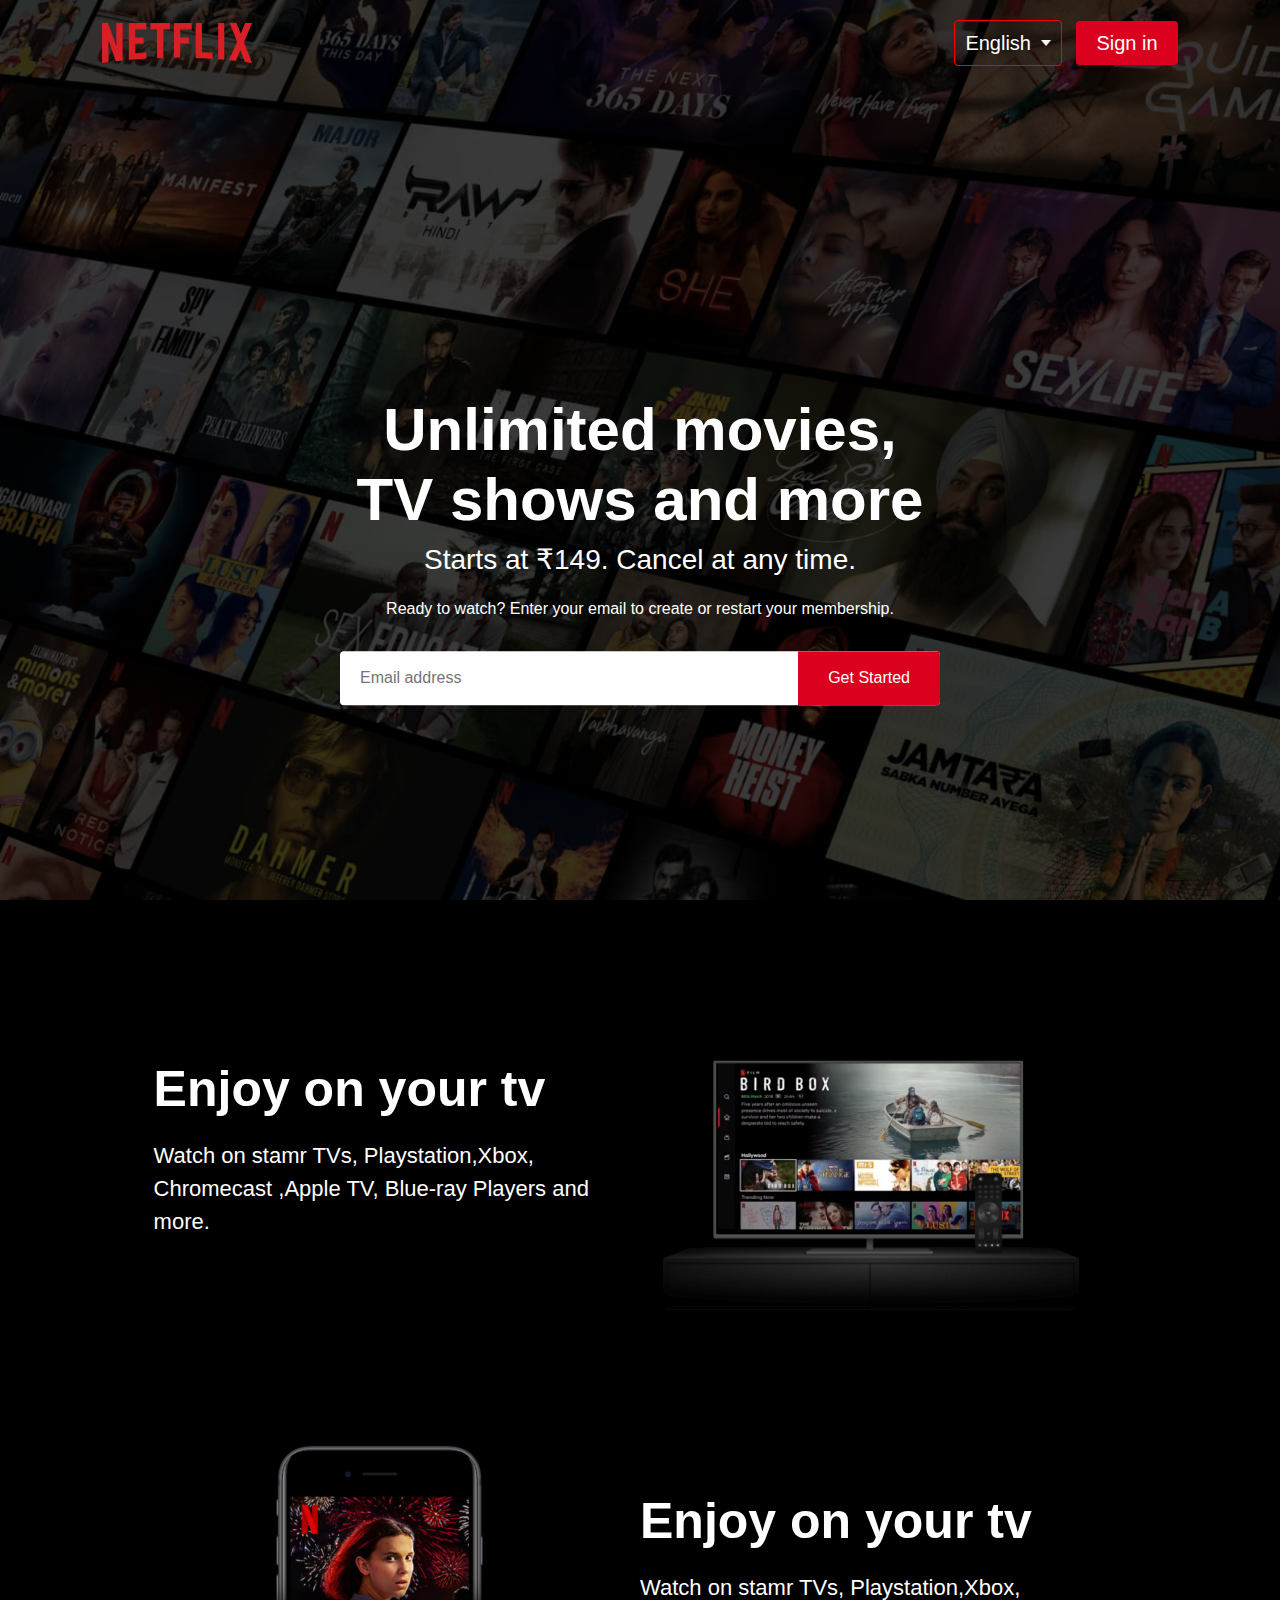
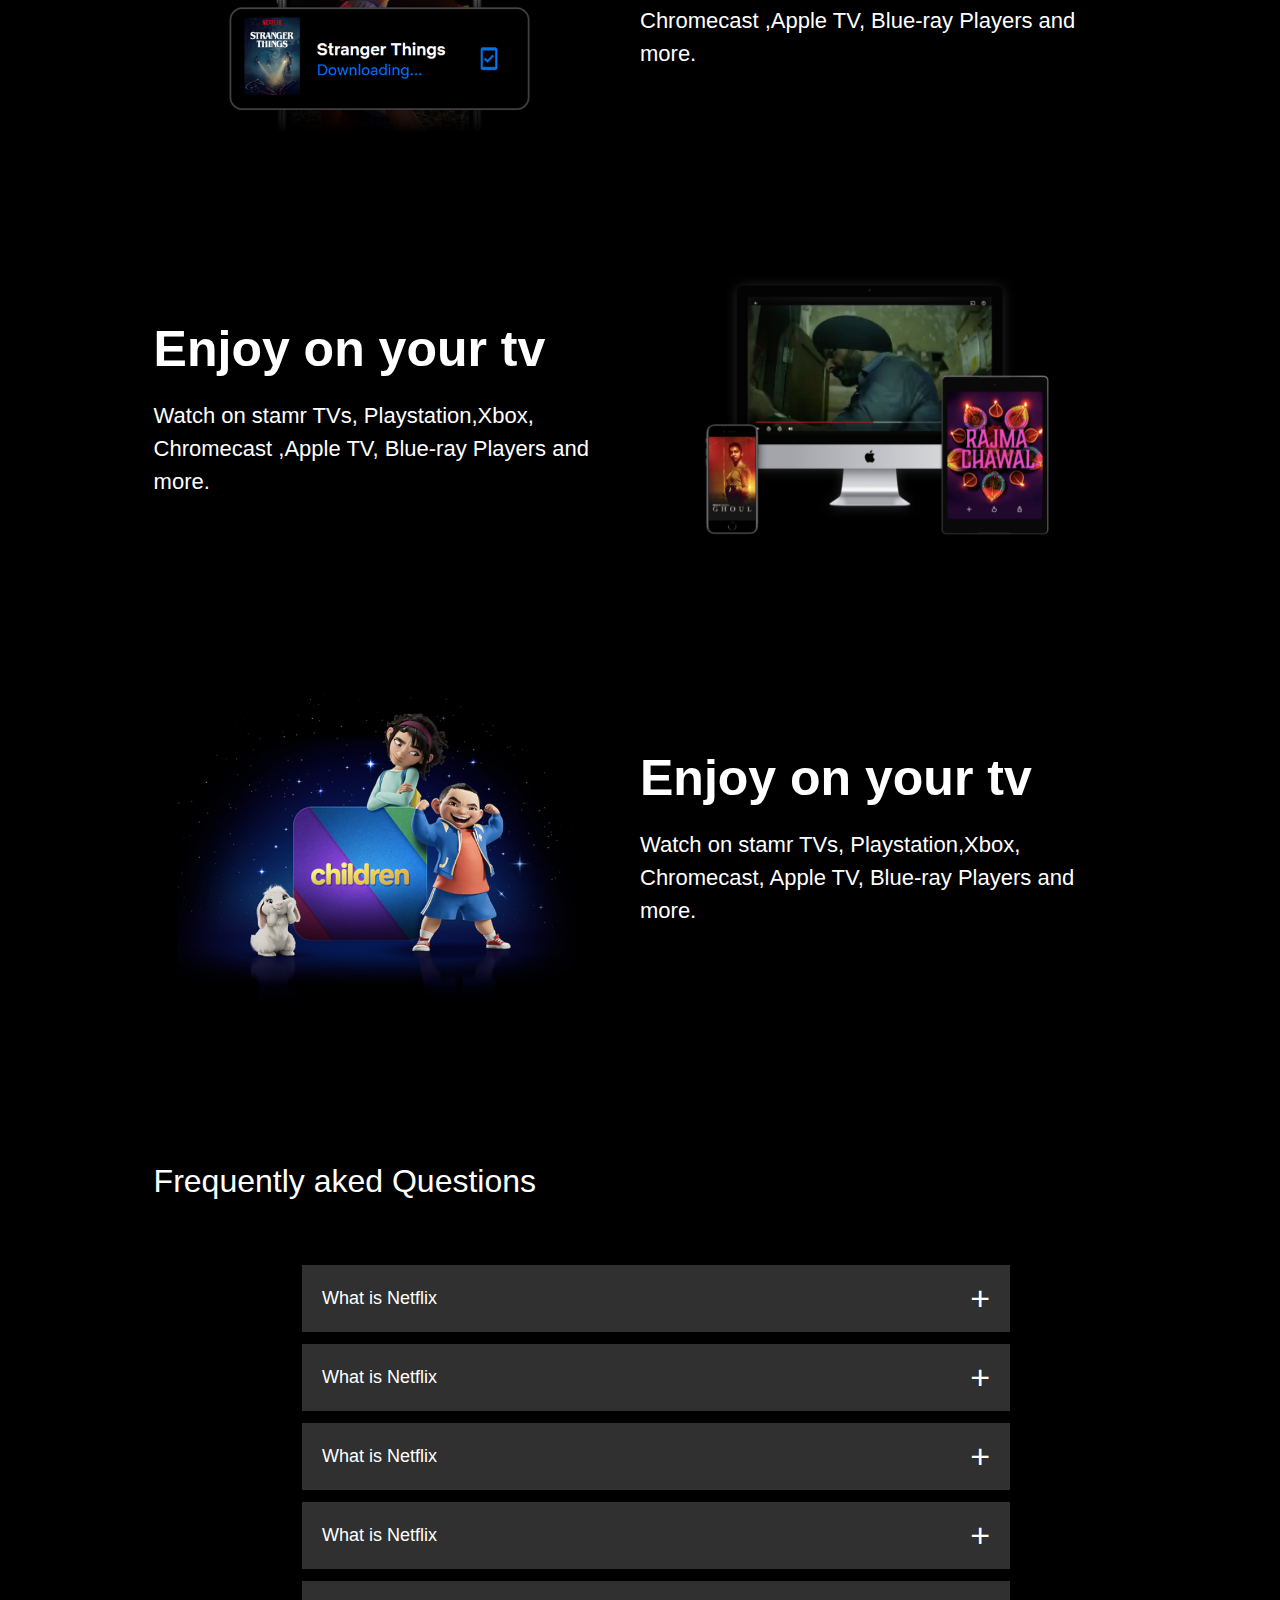
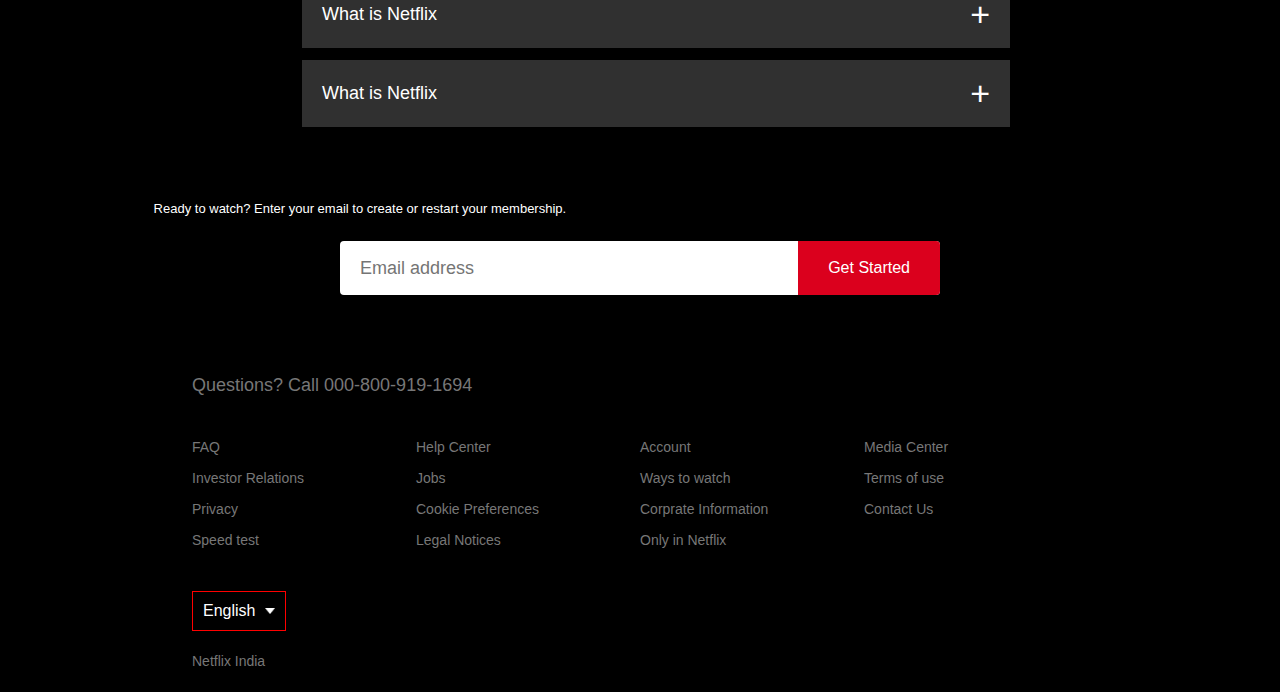
<file: index.html>
<!DOCTYPE html>
<html lang="en">
<head>
    <meta charset="UTF-8">
    <meta name="viewport" content="width=device-width, initial-scale=1.0">
    <title>Netflix</title>
    <link rel="stylesheet" href="style.css">
    <link rel="stylesheet" href="css/bootstrap.css" >
</head>
<body>

    <!--logo language signin area -->
<div class="header">
    <nav><img class="logo" src="images/logo.png">
        <div>
            <button class="language-btn">English<img src="images/down-icon.png"></button>
            <button>Sign in</button>
        </div>
        
    </nav>

    <!--center text and email -->
    <div class="header-content">
        <h1>Unlimited movies, TV shows and more</h1>
        <h3>Starts at ₹149. Cancel at any time.</h3>
        <p>Ready to watch? Enter your email to create or restart your membership.</p>
        <form class="email-signup">
            <input type="text" placeholder="Email address" required>
            <button type="submit">Get Started</button>
        </form>
    </div>
</div>
<!--center text and email end -->


<!--image block starts -->
<div class="features" style="background-color: black;">
    <!--Rows1-->
    <div class="row">
        <div class="text-col"> 
            <h2>Enjoy on your tv</h2>
            <p>Watch on stamr TVs, Playstation,Xbox, Chromecast ,Apple TV, Blue-ray Players and more.</p>
            
        </div>
        <div class="img-col">
            <img src="images/feature-1.png">
        </div>
    </div>
    <!--Rows2-->
    <div class="row">
        <div class="img-col">
            <img src="images/feature-2.png">
        </div>
        <div class="text-col"> 
            <h2>Enjoy on your tv</h2>
            <p>Watch on stamr TVs, Playstation,Xbox, Chromecast ,Apple TV, Blue-ray Players and more.</p>
        </div>
        
    </div>
    <!--Rows3-->
    <div class="row">
        <div class="text-col"> 
            <h2>Enjoy on your tv</h2>
            <p>Watch on stamr TVs, Playstation,Xbox, Chromecast ,Apple TV, Blue-ray Players and more.</p>
            
        </div>
        <div class="img-col">
            <img src="images/feature-3.png"></div>
    </div>
    <!--Rows4-->
    <div class="row">
        <div class="img-col">
            <img src="images/feature-4.png"></div>
        <div class="text-col"> 
            <h2>Enjoy on your tv</h2>
            <p>Watch on stamr TVs, Playstation,Xbox, Chromecast, Apple TV, Blue-ray Players and more.</p>
           
        </div>
        
    </div>
    
</div>




<!--block portion-->


<!--frequently asked Q-->

<div class="faq">
    <h2>Frequently aked Questions</h2>
    <ul class="accordian">
        <!--boxes-->
        <li>
            <input type="radio" name="accordian" id="first">
            <label for="first">What is Netflix</label>
            <div class="content">
                <p>Netflix is a streaming service </p>
            </div>
        </li>

         <!--boxes-->
         <li>
            <input type="radio" name="accordian" id="second">
            <label for="second">What is Netflix</label>
            <div class="content">
                <p>Netflix is a streaming service </p>
            </div>
        </li>

         <!--boxes-->
         <li>
            <input type="radio" name="accordian" id="third">
            <label for="third">What is Netflix</label>
            <div class="content">
                <p>Netflix is a streaming service </p>
            </div>
        </li>

         <!--boxes-->
         <li>
            <input type="radio" name="accordian" id="fourth">
            <label for="fourth">What is Netflix</label>
            <div class="content">
                <p>Netflix is a streaming service </p>
            </div>
        </li>

         <!--boxes-->
         <li>
            <input type="radio" name="accordian" id="fifth">
            <label for="fifth">What is Netflix</label>
            <div class="content">
                <p>Netflix is a streaming service </p>
            </div>
        </li>

         <!--boxes-->
         <li>
            <input type="radio" name="accordian" id="sixth">
            <label for="sixth">What is Netflix</label>
            <div class="content">
                <p>Netflix is a streaming service </p>
            </div>
        </li>
    </ul>
    <small>Ready to watch? Enter your email to create or restart your membership.</small>
    <form class="email-signup">
        <input type="text" placeholder="Email address" required>
        <button type="submit">Get Started</button>
    </form>
</div>


<!--frequently asked Q-->

<!--footer-->

<div class="footer" style="background-color: black ;">
    <h2>Questions? Call 000-800-919-1694</h2>


    <div class="row">
        <!--col-->
        <div class="col">
            <a href="#">FAQ</a>
            <a href="#">Investor Relations</a>
            <a href="#">Privacy</a>
            <a href="#">Speed test</a>
        </div>
        <!--col-->
         <!--col-->
         <div class="col">
            <a href="#">Help Center</a>
            <a href="#">Jobs</a>
            <a href="#">Cookie Preferences</a>
            <a href="#">Legal Notices</a>
        </div>
        <!--col-->
         <!--col-->
         <div class="col">
            <a href="#">Account</a>
            <a href="#">Ways to watch</a>
            <a href="#">Corprate Information</a>
            <a href="#">Only in Netflix</a>
        </div>
        <!--col-->
         <!--col-->
         <div class="col">
            <a href="#">Media Center</a>
            <a href="#">Terms of use</a>
            <a href="#">Contact Us</a>
            
        </div>
        <!--col-->
        
    </div>
    <button class="language-btn" style="color: #fff;">English<img src="images/down-icon.png" ></button>
    <p class="copyright-text">Netflix India</p>
</div>


















<!--script-->

<script src="https://cdn.jsdelivr.net/npm/@popperjs/core@2.9.2/dist/umd/popper.min.js" integrity="sha384-IQsoLXl5PILFhosVNubq5LC7Qb9DXgDA9i+tQ8Zj3iwWAwPtgFTxbJ8NT4GN1R8p" crossorigin="anonymous"></script>
<script src="js/bootstrap.js">
</script>

<!--test script-->
<script>
    $('#recipeCarousel').carousel({
  interval: 10000
})

$('.carousel .carousel-item').each(function(){
    var minPerSlide = 3;
    var next = $(this).next();
    if (!next.length) {
    next = $(this).siblings(':first');
    }
    next.children(':first-child').clone().appendTo($(this));
    
    for (var i=0;i<minPerSlide;i++) {
        next=next.next();
        if (!next.length) {
        	next = $(this).siblings(':first');
      	}

</script>    
<!--test       script-->




</body>
</html>
</file>
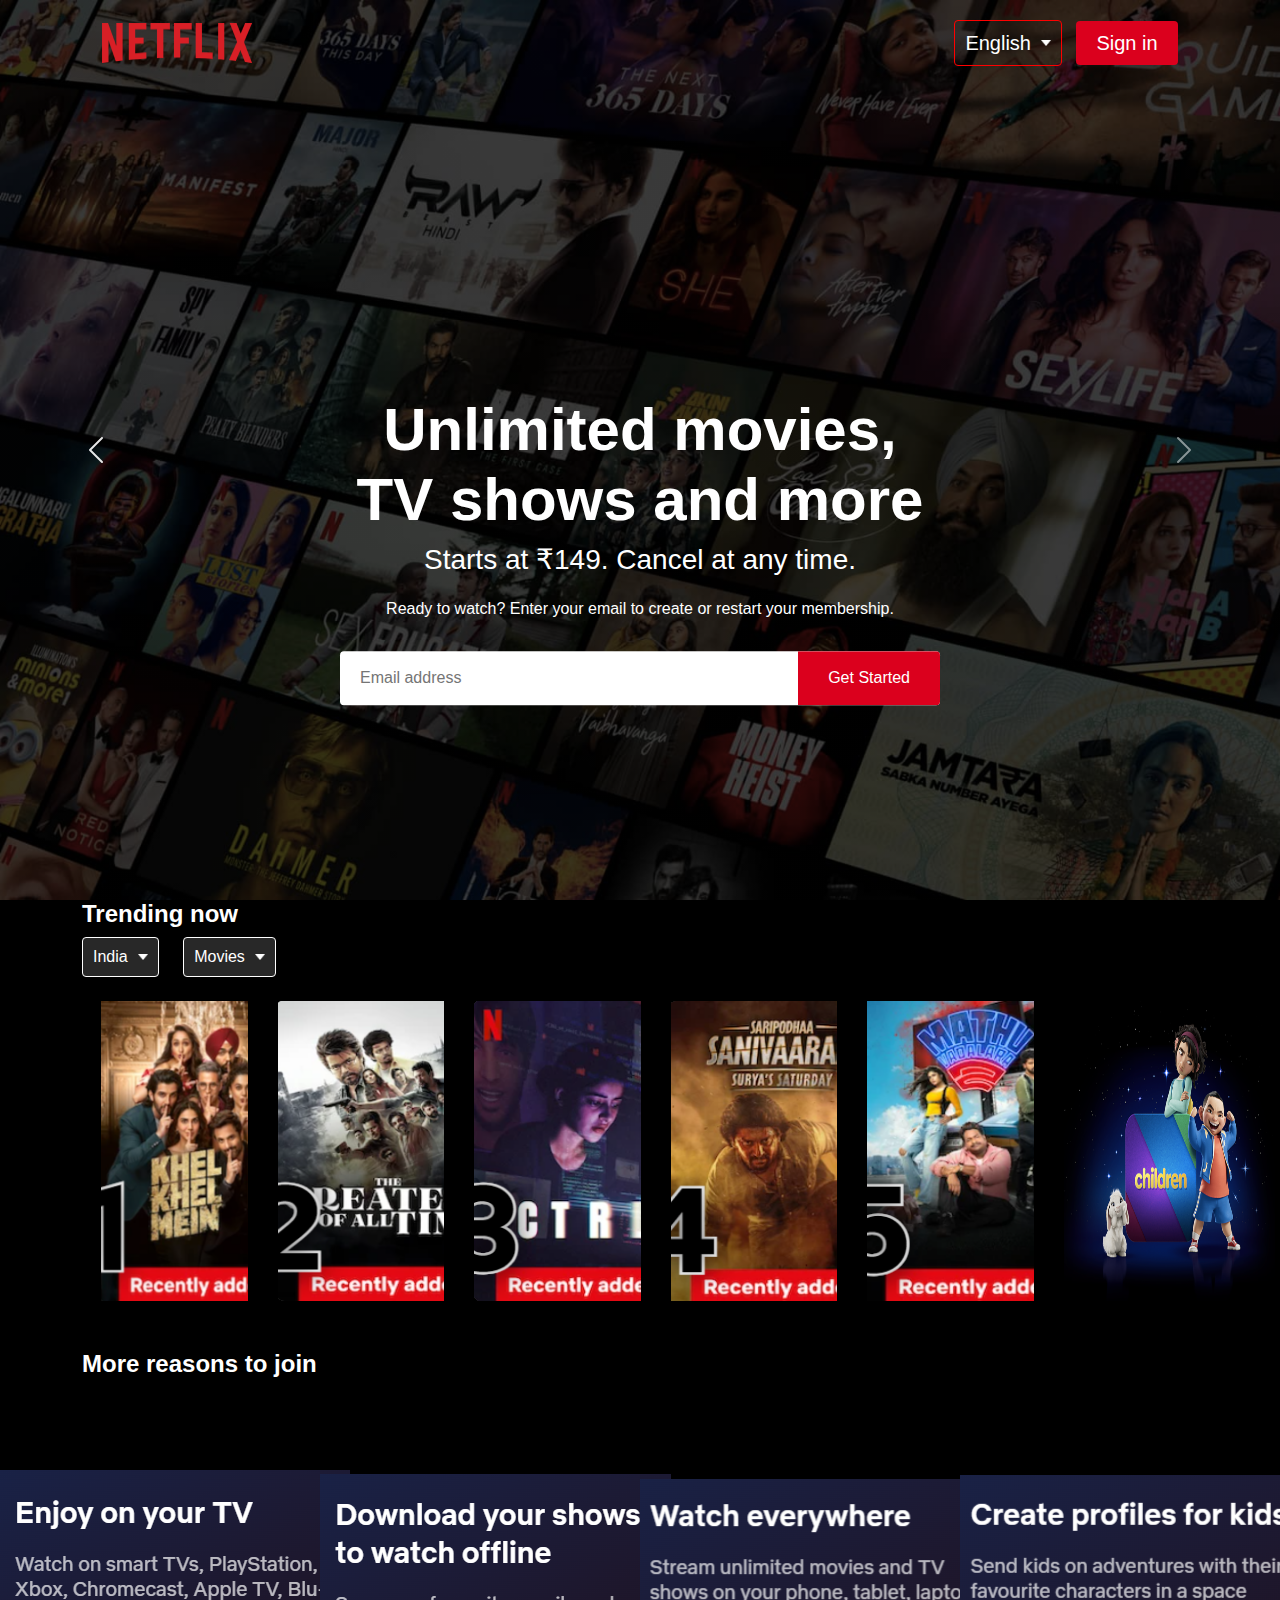
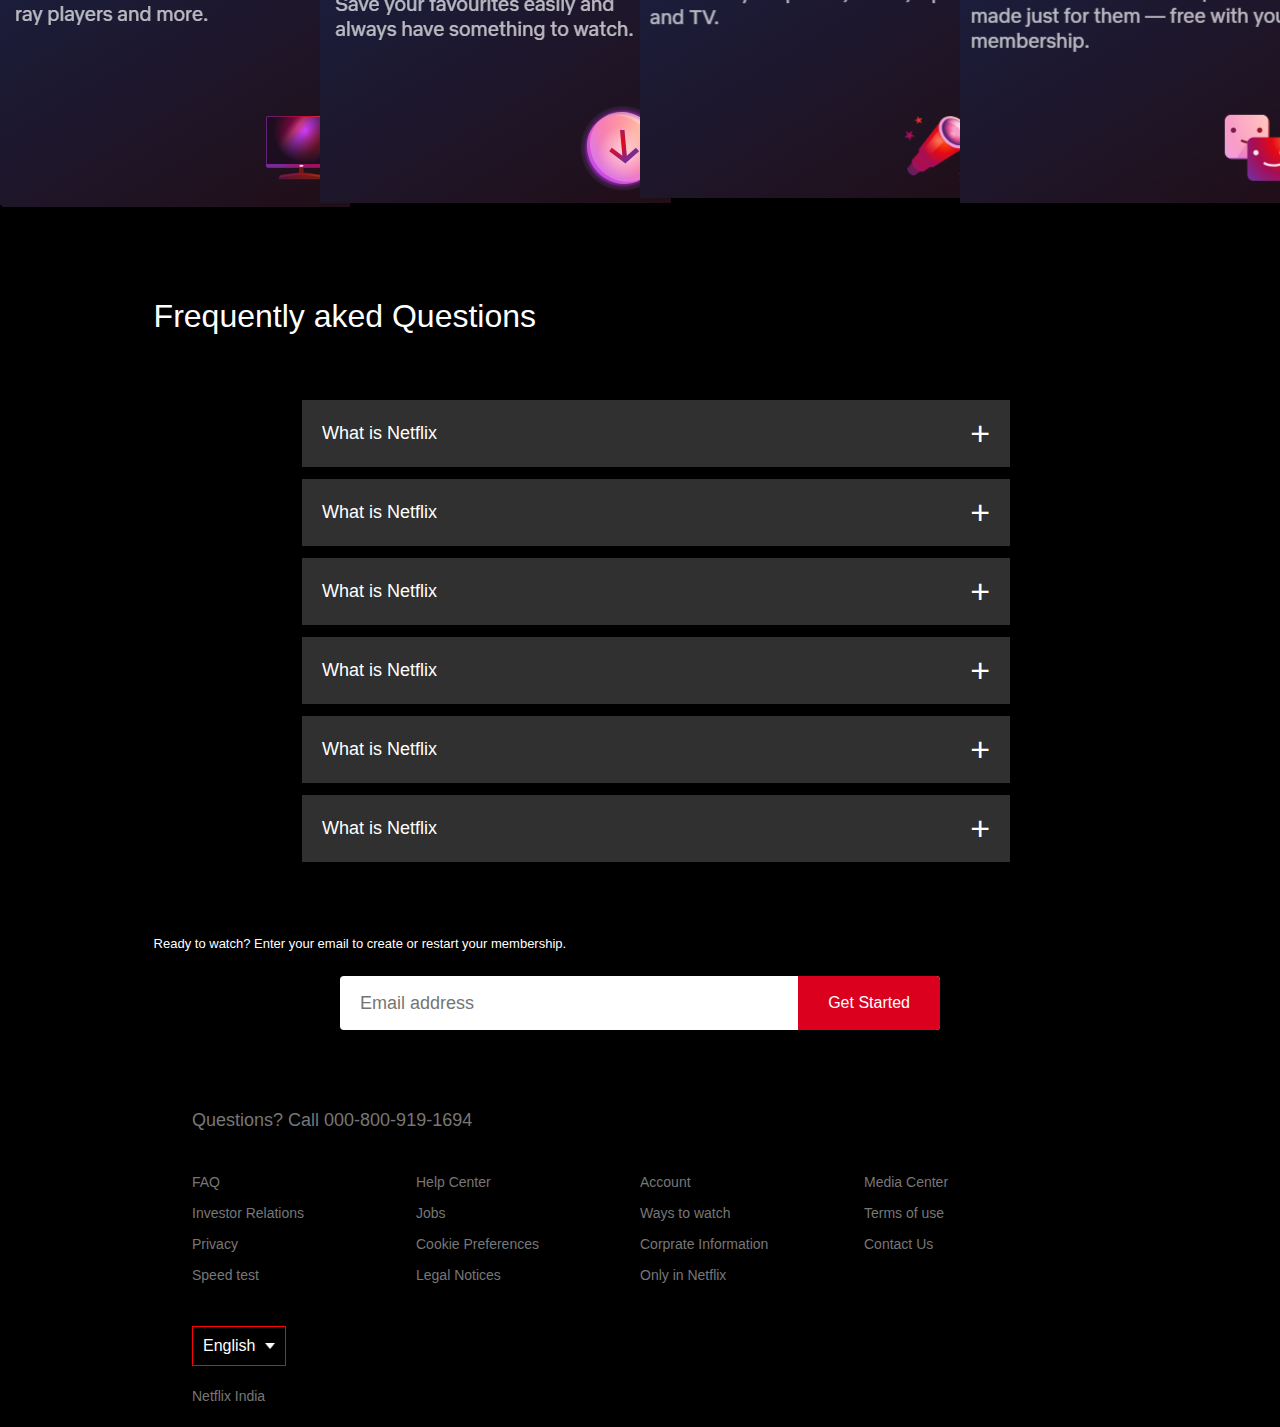
<file: codeholder.html>
<!DOCTYPE html>
<html lang="en">
<head>
    <meta charset="UTF-8">
    <meta name="viewport" content="width=device-width, initial-scale=1.0">
    <title>Code holder</title>
    <link rel="stylesheet" href="style.css">
    <link rel="stylesheet" href="css/bootstrap.css" >
</head>
<body>

    <!--logo language signin area -->
<div class="header">
    <nav><img class="logo" src="images/logo.png">
        <div>
            <button class="language-btn">English<img src="images/down-icon.png"></button>
            <button>Sign in</button>
        </div>
        
    </nav>

    <!--center text and email -->
    <div class="header-content">
        <h1>Unlimited movies, TV shows and more</h1>
        <h3>Starts at ₹149. Cancel at any time.</h3>
        <p>Ready to watch? Enter your email to create or restart your membership.</p>
        <form class="email-signup">
            <input type="text" placeholder="Email address" required>
            <button type="submit">Get Started</button>
        </form>
    </div>
</div>
<section style="background-color: black; height: 100px;">
    <div class="container">
        <h4 style="color: #fff; font-weight: 600;">Trending now</h4>
        <button class="language-btn" style="color: #fff; background-color: rgb(40, 40, 40); border-color: #fff; border-radius: 4px">India<img src="images/down-icon.png"></button> 
        <button class="language-btn" style="color: #fff; background-color: rgb(40, 40, 40); margin-left: 20px; border-color: #fff; border-radius: 4px;">Movies<img src="images/down-icon.png"></button>
    </div>
</section>





<!--sliding area-->
<div class="container-flex" style="justify-content: center;">
<div id="carouselExampleCaptions" class="carousel carousel-dark slide" data-bs-ride="false">
    <div class="carousel-indicators">
      <button type="button" data-bs-target="#carouselExampleCaptions" data-bs-slide-to="0" class="active" aria-current="true" aria-label="Slide 1"></button>
      <button type="button" data-bs-target="#carouselExampleCaptions" data-bs-slide-to="1" aria-label="Slide 2"></button>
      <button type="button" data-bs-target="#carouselExampleCaptions" data-bs-slide-to="2" aria-label="Slide 3"></button>
    </div>
    <div class="carousel-inner" style="background-color: black;">
      <div class="carousel-item active" style="background-color: black;">
       <div class="card-group" style="padding-left: 50px; padding-right: 50px; background-color: black;">
        <!--card-->
        <div class="card" style="background-color: black;">
         <img src="images/slide1.png" class="card-img-top" style="height: 300px; width: 250px; border-radius: 4px; background-color: black; padding-left: 50px;">
         <div class="card-body" style="background-color: black;">
         <h5 class="card-title"></h5>
         <p class="card-text"></p>
         <p class="card-text"><small class="text-muted"></small></p>
      </div>
    </div>
     <!--card-->
    <div class="card" style="background-color: black;" >
      <img src="images/slide2.png" class="card-img-top" style="height: 300px; width: 250px; border-radius: 4px; padding-left: 30px; background-color: black;">
      <div class="card-body" style="background-color: black;">
        <h5 class="card-title"> </h5>
        <p class="card-text"> </p>
        <p class="card-text"><small class="text-muted"> </small></p>
      </div>
    </div>
     <!--card-->
    <div class="card" style="background-color: black;">
        <img src="images/slide3.png" class="card-img-top" style="height: 300px; width: 250px; border-radius: 4px; padding-left: 30px; background-color: black;">
        <div class="card-body" style="background-color: black;">
          <h5 class="card-title"> </h5>
          <p class="card-text"> </p>
          <p class="card-text"><small class="text-muted"> </small></p>
        </div>
      </div>
       <!--card-->
      <div class="card"  style="background-color: black;">
        <img src="images/slide4.png" class="card-img-top" style="height: 300px; width: 250px; border-radius: 4px;padding-left: 30px; background-color: black    ;">
        <div class="card-body" style="background-color: black;">
          <h5 class="card-title"> </h5> 
          <p class="card-text"> </p>
          <p class="card-text"><small class="text-muted"> </small></p>
        </div>
      </div>
       <!--card-->
      <div class="card"  style="background-color: black;">
        <img src="images/slide5.png" class="card-img-top" style="height: 300px; width: 250px; border-radius: 4px; padding-left: 30px; background-color: black;">
        <div class="card-body" style="background-color: black;">
          <h5 class="card-title"> </h5>
          <p class="card-text"> </p>
          <p class="card-text"><small class="text-muted"> </small></p>
        </div>
      </div>
       <!--card-->
    <div class="card"  style="background-color: black;">
      <img src="images/feature-4.png" class="card-img-top" style="height: 300px; width: 250px; border-radius: 4px;padding-left: 30px; background-color: black;">
      <div class="card-body" style="background-color: black;">
        <h5 class="card-title"></h5>
        <p class="card-text"></p>
        <p class="card-text"><small class="text-muted"></small></p>
      </div>
    </div>

</div>
     <!--card-->
  </div>
  
      </div>
 
      <div class="carousel-item">
    
  
  <div class="card-group">
    <div class="card">
      <img src="images/slide1.png" class="card-img-top" style="height: 300px; width: 200px; border-radius: 4px;">
      <div class="card-body" style="background-color: black;">
        <h5 class="card-title"></h5>
        <p class="card-text"></p>
        <p class="card-text"><small class="text-muted"></small></p>
      </div>
    </div>
    
    
  </div>
      </div>
    </div>
    <button class="carousel-control-prev" type="button" data-bs-target="#carouselExampleCaptions" data-bs-slide="prev">
      <span class="carousel-control-prev-icon" aria-hidden="true"></span>
      <span class="visually-hidden">Previous</span>
    </button>
    <button class="carousel-control-next" type="button" data-bs-target="#carouselExampleCaptions" data-bs-slide="next"; style="color: transparent;">
      <span class="carousel-control-next-icon" aria-hidden="true" ></span>
      <span class="visually-hidden">Next</span>
    </button>
  </div>


<!--Slider area end-->


<!--more reasons to join part-->
<section style="background-color: black; height: 100px;">
    <div class="container">
        <h4 style="color: #fff; font-weight: 600;">More reasons to join</h4>
        
    </div>                           
</section>

<!--block portion-->
<section style="margin-top: -30px; background-color: black;">
<div class="container-flex"  >
    <div class="row">
    <div class="col-sm-3"><img src="images/box1.png" ></div>
    <div class="col-sm-3"><img src="images/box2.png"></div>
    <div class="col-sm-3"><img src="images/box3.png"></div>
    <div class="col-sm-3"><img src="images/box4.png "></div>
 </div>
</div>
</section>

<!--block portion-->


<!--frequently asked Q-->

<div class="faq">
    <h2>Frequently aked Questions</h2>
    <ul class="accordian">
        <!--boxes-->
        <li>
            <input type="radio" name="accordian" id="first">
            <label for="first">What is Netflix</label>
            <div class="content">
                <p>Netflix is a streaming service </p>
            </div>
        </li>

         <!--boxes-->
         <li>
            <input type="radio" name="accordian" id="second">
            <label for="second">What is Netflix</label>
            <div class="content">
                <p>Netflix is a streaming service </p>
            </div>
        </li>

         <!--boxes-->
         <li>
            <input type="radio" name="accordian" id="third">
            <label for="third">What is Netflix</label>
            <div class="content">
                <p>Netflix is a streaming service </p>
            </div>
        </li>

         <!--boxes-->
         <li>
            <input type="radio" name="accordian" id="fourth">
            <label for="fourth">What is Netflix</label>
            <div class="content">
                <p>Netflix is a streaming service </p>
            </div>
        </li>

         <!--boxes-->
         <li>
            <input type="radio" name="accordian" id="fifth">
            <label for="fifth">What is Netflix</label>
            <div class="content">
                <p>Netflix is a streaming service </p>
            </div>
        </li>

         <!--boxes-->
         <li>
            <input type="radio" name="accordian" id="sixth">
            <label for="sixth">What is Netflix</label>
            <div class="content">
                <p>Netflix is a streaming service </p>
            </div>
        </li>
    </ul>
    <small>Ready to watch? Enter your email to create or restart your membership.</small>
    <form class="email-signup">
        <input type="text" placeholder="Email address" required>
        <button type="submit">Get Started</button>
    </form>
</div>


<!--frequently asked Q-->

<!--footer-->

<div class="footer" style="background-color: black ;">
    <h2>Questions? Call 000-800-919-1694</h2>


    <div class="row">
        <!--col-->
        <div class="col">
            <a href="#">FAQ</a>
            <a href="#">Investor Relations</a>
            <a href="#">Privacy</a>
            <a href="#">Speed test</a>
        </div>
        <!--col-->
         <!--col-->
         <div class="col">
            <a href="#">Help Center</a>
            <a href="#">Jobs</a>
            <a href="#">Cookie Preferences</a>
            <a href="#">Legal Notices</a>
        </div>
        <!--col-->
         <!--col-->
         <div class="col">
            <a href="#">Account</a>
            <a href="#">Ways to watch</a>
            <a href="#">Corprate Information</a>
            <a href="#">Only in Netflix</a>
        </div>
        <!--col-->
         <!--col-->
         <div class="col">
            <a href="#">Media Center</a>
            <a href="#">Terms of use</a>
            <a href="#">Contact Us</a>
            
        </div>
        <!--col-->
        
    </div>
    <button class="language-btn" style="color: #fff;">English<img src="images/down-icon.png" ></button>
    <p class="copyright-text">Netflix India</p>
</div>


















<!--script-->

<script src="https://cdn.jsdelivr.net/npm/@popperjs/core@2.9.2/dist/umd/popper.min.js" integrity="sha384-IQsoLXl5PILFhosVNubq5LC7Qb9DXgDA9i+tQ8Zj3iwWAwPtgFTxbJ8NT4GN1R8p" crossorigin="anonymous"></script>
<script src="js/bootstrap.js">
</script>

<!--test script-->
<script>
    $('#recipeCarousel').carousel({
  interval: 10000
})

$('.carousel .carousel-item').each(function(){
    var minPerSlide = 3;
    var next = $(this).next();
    if (!next.length) {
    next = $(this).siblings(':first');
    }
    next.children(':first-child').clone().appendTo($(this));
    
    for (var i=0;i<minPerSlide;i++) {
        next=next.next();
        if (!next.length) {
        	next = $(this).siblings(':first');
      	}

</script>    
<!--test       script-->




</body>
</html>
</file>
<file: style.css>
*{
    margin: 0;
    padding: 0;
    font-family: 'Popins',sans-serif;
    box-sizing: border-box;
}

body{
    background-color: black;
    color: #fff;
}
.header{
    width: 100%;
    height: 100vh;
    background-image : linear-gradient(rgba(0,0,0,0.7),rgba(0,0,0,0.7)), url(images/header.png);
    background-size: cover;
    background-position: center;
    padding: 10px 8%;
    position: relative;
}

nav{
        display: flex;
        align-items: center;
        justify-content: space-between;
        padding: 10px 0px;
}

.logo{
    width: 150px;
    cursor: pointer;
}

 nav button{
    border: 0;
    outline: 0;
    background: #db001d;
    color: #fff;
    padding: 7px 20px;
    font-size: 20px;
    border-radius: 4px;
    margin-left: 10px;
    cursor: pointer;
}

.language-btn{
    display: inline-flex;
    align-items: center;
    background: transparent;
    border: 1px solid red;
    padding: 7px 10px;
}

.language-btn img{
    width: 10px;
    margin-left: 10px;
}
.header-content{
    position: absolute;
    top: 50%;
    left: 50%;
    transform: translate(-50%,-50%);
    text-align: center;
    margin-top: 100px;
    color: #fff;
}


.header-content h1{
    font-size: 60px;
    line-height: 70px;
    font-weight: 600;
    max-width: 600px;
}

.header-content h3{
    font-weight: 400;
    margin-bottom: 20px;
}

.email-signup{
    background: #fff;
    border-radius: 4px;
    display: flex;
    align-items: center;
    margin-top: 30px;
    overflow: hidden;
}

.email-signup input{
    flex: 1;
    border: 0;
    outline: 0;
    margin-left: 20px;
}

.email-signup button{
    background-color: #db001d;
    border: 0;
    outline: 0;
    color: #fff;
    font-size: 16px;
    cursor: pointer;
    padding: 15px 30px;
}
.container{
    background-color: black;

}


.col-md-3 img{
    width: 300px;
    border-radius: 4px;
    padding-top: 20px;
    border-top-left-radius: 5px;
    align-items: center;
}














    
    

.row{
    align-items: center;
}
.grid-container{
    margin-top: -5px;
    background-color: black;
    display: grid;
    grid-template-columns: repeat( auto-fit, 250px);
    justify-content: center;
}















@media (max-width: 768px) {
    .carousel-inner .carousel-item > div {
        display: none;
    }
    .carousel-inner .carousel-item > div:first-child {
        display: block;
    }
}

.carousel-inner .carousel-item.active,
.carousel-inner .carousel-item-next,
.carousel-inner .carousel-item-prev {
    display: flex;
}

/* display 3 */
@media (min-width: 768px) {
    
    .carousel-inner .carousel-item-right.active,
    .carousel-inner .carousel-item-next {
      transform: translateX(33.333%);
    }
    
    .carousel-inner .carousel-item-left.active, 
    .carousel-inner .carousel-item-prev {
      transform: translateX(-33.333%);
    }
}

.carousel-inner .carousel-item-right,
.carousel-inner .carousel-item-left{ 
  transform: translateX(0);
}

/*---------------------faq----------------------*/



.faq{
    padding: 10px 12%;
    text-align: left;
   padding-top: 40px;

    font-size: 18px;
    background-color: black;
    color: #fff;
}
.accordian{
    margin: 60px auto;
    width: 100%;
    max-width: 750px;
    
}

.accordian li{
        list-style: none;
        width: 100%;
        padding: 5px;
}

.accordian label{
    display: flex;
    align-items: center;
    padding: 20px;
    font-size: 18;
    font-weight: 500;
    background :#303030;
    margin-bottom: 2px;
    cursor: pointer;
    position: relative;
}

label::after{
    content: '+';
    font-size: 34px;
    position: absolute;
    right: 20px;
    color: #fff;
    transition: transform 0,5s;
}

input[type=radio]{
    display: none;
}

.accordian .content{
    background: #303030;
    text-align: left;
    padding: 0 20px;
    max-height: 0;
    overflow: hidden;
    transition: max-height 0.5s, padding 0.5s;

}

.accordian input[type="radio"]:checked +label + .content{
    max-height: 600px;
    padding: 30px 20px;
}

.accordian input[type="radio"]:checked +label::after{
    transform: rotate(135deg);
}

.faq .email-signup{
    max-width: 600px;
    margin: 20px auto;

}

.faq small{
    font-size: 13px;
}

/*----------------footer------------*/


.footer{
    padding: 50px 15% 10px;
    color: #777;
}

.footer h2{
    font-size: 18px;
    font-weight: 400;
    margin-bottom: 30px ;
}

.footer .col{
    flex-basis: 25%;
    flex-grow: 1;
    margin-bottom: 20px;
}

.footer .col a{
    display: block;
    text-decoration: none;
    color: #777;
    font-size: 14px;
    margin-bottom: 10px;
}

.footer .row{
    align-items: flex-start;
    padding: 10px 0;
}

.copyright-text{
        font-size: 14px;
        margin-top: 20px;
        margin-bottom: 10px;
}









/*----------------corrections---------------------*/

.features{
    padding: 50px 12%;
    font-size: 22px;
}

.row{
    display: flex;
    width: 100%;
    align-items: center;
    flex-wrap: wrap;
    padding: 50px 0;
}

.text-col{
    flex-basis: 50%;
    margin-bottom: 20px;
    color: #fff;
}

.img-col{
    flex-basis: 50%;
    margin-bottom: 20px;

}

.img-col img{
    display: block;
    width: 90%;
    margin: auto;
}


.features h2{
    font-size: 50px;
    font-weight: 600;
    margin-bottom: 20px ;
}











/*---------media queries for small screen----------*/


@media only screen and (max-width:600px){

    .logo{
        width: 100px; 
    }

    nav button{
        padding: 5px 10px;
    }

    nav .language-btn{
        padding: 4px 8px;
    }

    .header-content{
        position: unset;
        transform: none;
        padding-top: 150px
    }
    .header-content h1{
        font-size: 30px;

    }

    .email-signup button{
        font-size: 12px;
        padding: 10px 15px;

    }

    .text-col, .img-col{
        flex-basis: 100%;
    }
    .features h2{
        font-size: 30px;

    }
    .features p{
        font-size: 15px;

    }
    .row:nth-child(2),  .row:nth-child(4){
        flex-direction: column-reverse;
    }

    .features .row{
        padding: 10px 0 ;
    }
    

}
</file>
